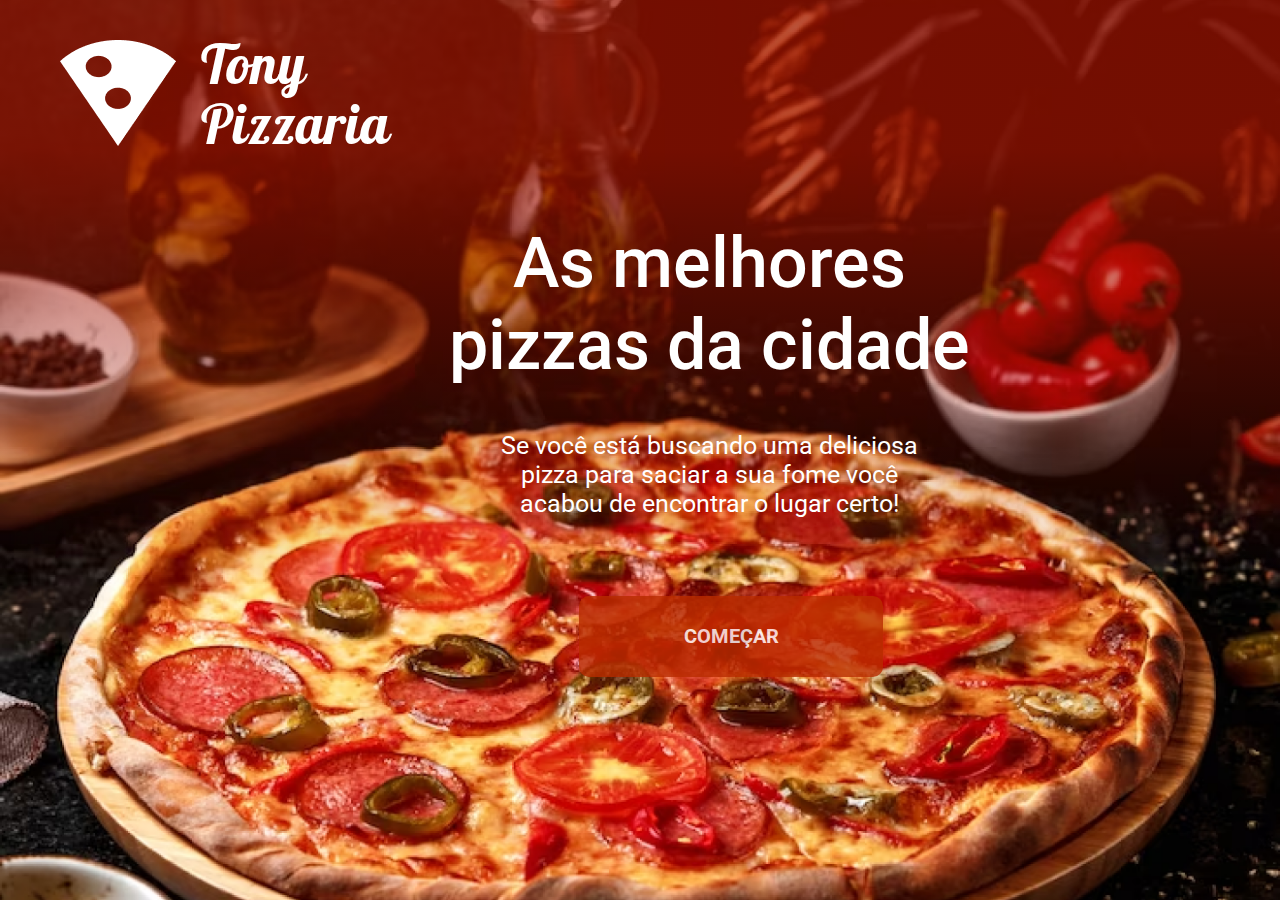
<file: pizzaria.v2/index.html>
<!DOCTYPE html>
<html lang="pt-br">
<head>
    <meta charset="UTF-8">
    <meta name="viewport" content="width=device-width, initial-scale=1.0">
     <!-- Link do CSS -->
    <link rel="stylesheet" href="./css/styles.css">
    <!-- Link das fontes -->
    <link rel="preconnect" href="https://fonts.googleapis.com">
    <link rel="preconnect" href="https://fonts.gstatic.com" crossorigin>
    <link href="https://fonts.googleapis.com/css2?family=Comfortaa:wght@300&family=Pattaya&family=Roboto+Slab:wght@200;300;400&family=Young+Serif&display=swap" rel="stylesheet">
    <link rel="preconnect" href="https://fonts.googleapis.com">
    <link rel="preconnect" href="https://fonts.gstatic.com" crossorigin>
    <link href="https://fonts.googleapis.com/css2?family=Comfortaa:wght@300&family=Pattaya&family=Roboto+Slab:wght@200;300;400&family=Roboto:wght@400;500&family=Young+Serif&display=swap" rel="stylesheet">
    <title>Tony Pizzaria</title>
</head>
<body>
    <!-- Conteúdo Principal -->
    <div class="container">
        
        <!-- Cabeçalho da Página -->
        <header>
            <!-- Logo da Pizzaria -->
            <div class="logo">
                <img src="img/logo.png" alt="">
                <h2>Tony <br> Pizzaria</h2>
            </div>
        </header>

        <!-- Seção Principal -->
        <section>
            <div class="chamada">
                <!-- Título e Descrição -->
                <h2>As melhores <br>pizzas da cidade</h2>
                <p>Se você está buscando uma deliciosa pizza para saciar a sua fome você acabou de encontrar o lugar certo!</p>
                
                <!-- Botão para Ação -->
                <button class="botao">
                    <!-- Link para a Página de Login -->
                    <a href="./login.html">COMEÇAR</a>
                </button>  
            </div>
        </section>
        
    </div>
</body>
</html>
</file>
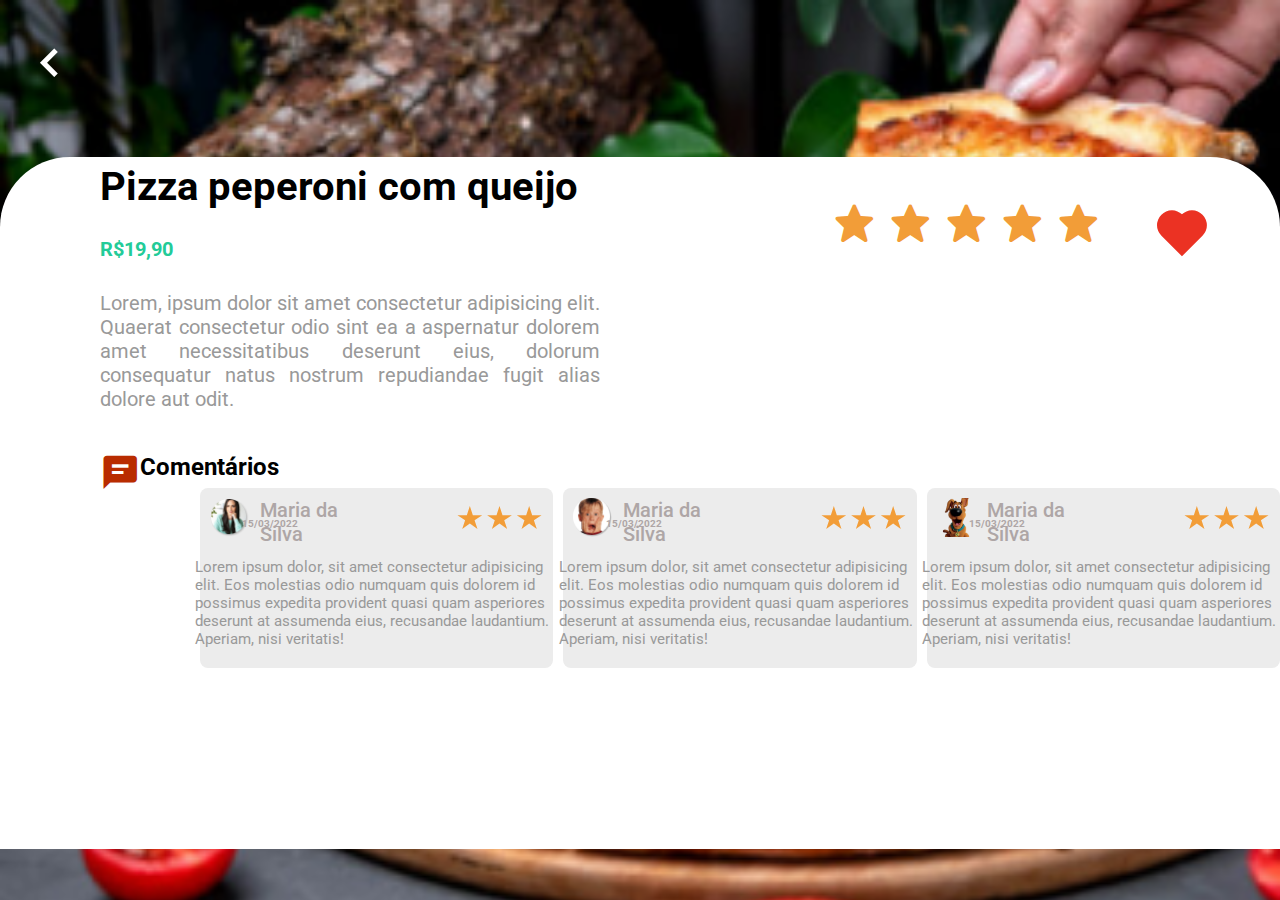
<file: pizzaria.v2/comentario.html>
<!DOCTYPE html>
<html lang="pr-br">

<head>
    <meta charset="UTF-8">
    <meta name="viewport" content="width=device-width, initial-scale=1.0">
     <!-- Link para a Folha de CSS Comentário-->
    <link rel="stylesheet" href="css/sytles_comentario.css">
    <!-- Link das Fontes -->
    <link rel="preconnect" href="https://fonts.googleapis.com">
    <link rel="preconnect" href="https://fonts.gstatic.com" crossorigin>
    <link href="https://fonts.googleapis.com/css2?family=Comfortaa:wght@300&family=Pattaya&family=Roboto+Slab:wght@200;300;400&family=Roboto:wght@400;500&family=Young+Serif&display=swap"rel="stylesheet">
    <link rel="preconnect" href="https://fonts.googleapis.com">
    <link rel="preconnect" href="https://fonts.gstatic.com" crossorigin>
    <link href="https://fonts.googleapis.com/css2?family=Comfortaa:wght@300&family=Pattaya&family=Poppins:wght@400;500;600&family=Roboto+Slab:wght@200;300;400&family=Roboto:wght@400;500&family=Young+Serif&display=swap" rel="stylesheet">
    <!-- Link para o Ícones Boxicons -->
    <link href='https://unpkg.com/boxicons@2.1.4/css/boxicons.min.css' rel='stylesheet'>
    <title>Tonny Pizzaria | Comentario</title>

</head>
<body>
    <!-- Cabeçalho da Página -->
    <header>
        <div class="botao">
            <!-- Link para a Página Inicial -->
            <a href="./home.html"><i class='bx bx-chevron-left'></i></a>
        </div>
    </header>
 
    <!-- Conteúdo Principal -->
    <div class="container">
        <div class="layout">
             <!-- Informações sobre a Pizza -->
            <div class="info">
                <h1>Pizza peperoni com queijo</h1>
                <h2>R$19,90</h2>
                <p>Lorem, ipsum dolor sit amet consectetur adipisicing elit. Quaerat consectetur odio sint ea a aspernatur dolorem amet necessitatibus deserunt eius, dolorum consequatur natus nostrum repudiandae fugit alias dolore aut odit.</p>
            </div>
             
             <!-- Classificação com Estrelas -->
            <div class="star">
                <i class='bx bxs-star' ></i>
                <i class='bx bxs-star' ></i>
                <i class='bx bxs-star' ></i>
                <i class='bx bxs-star' ></i>
                <i class='bx bxs-star' ></i>
            </div>
             
             <!-- Ícone de Coração -->
            <div class="heart">
                <i class='bx bxs-heart' ></i>
            </div>
             
             <!-- Seção de Comentários -->
            <div class="comentario">
                <i class='bx bxs-comment-detail'></i>
                <h2>Comentários</h2>
                 
                 <!-- Card de Comentário 1 -->
                <div class="card">
                    <img src="img/comentario_1.png" alt="">
                    <h1>Maria da Silva</h1>
                    <h2>15/03/2022</h2>
                    <div class="card_img">
                        <img src="img/stars.svg" alt="">
                    </div>
                    <div class="card_p">
                        <p>Lorem ipsum dolor, sit amet consectetur adipisicing elit. Eos molestias odio numquam quis dolorem id possimus expedita provident quasi quam asperiores deserunt at assumenda eius, recusandae laudantium. Aperiam, nisi veritatis!</p>
                    </div>
                </div>
                 
                 <!-- Card de Comentário 2 -->
                <div class="card">
                    <img src="img/comentario_2.png" alt="">
                    <h1>Maria da Silva</h1> 
                    <h2>15/03/2022</h2>
                    <div class="card_img">
                        <img src="img/stars.svg" alt="">
                    </div>
                    <div class="card_p">
                        <p>Lorem ipsum dolor, sit amet consectetur adipisicing elit. Eos molestias odio numquam quis dolorem id possimus expedita provident quasi quam asperiores deserunt at assumenda eius, recusandae laudantium. Aperiam, nisi veritatis!</p>
                    </div>
                </div>
                 
                 <!-- Card de Comentário 3 -->
                <div class="card">
                    <img src="img/comentario_3.png" alt="">
                    <h1>Maria da Silva</h1>
                    <h2>15/03/2022</h2>
                    <div class="card_img">
                        <img src="img/stars.svg" alt="">
                    </div>
                    <div class="card_p">
                        <p>Lorem ipsum dolor, sit amet consectetur adipisicing elit. Eos molestias odio numquam quis dolorem id possimus expedita provident quasi quam asperiores deserunt at assumenda eius, recusandae laudantium. Aperiam, nisi veritatis!</p>
                    </div>
                </div>
            </div>
        </div>
    </div>
</body>
  
</html>
</file>
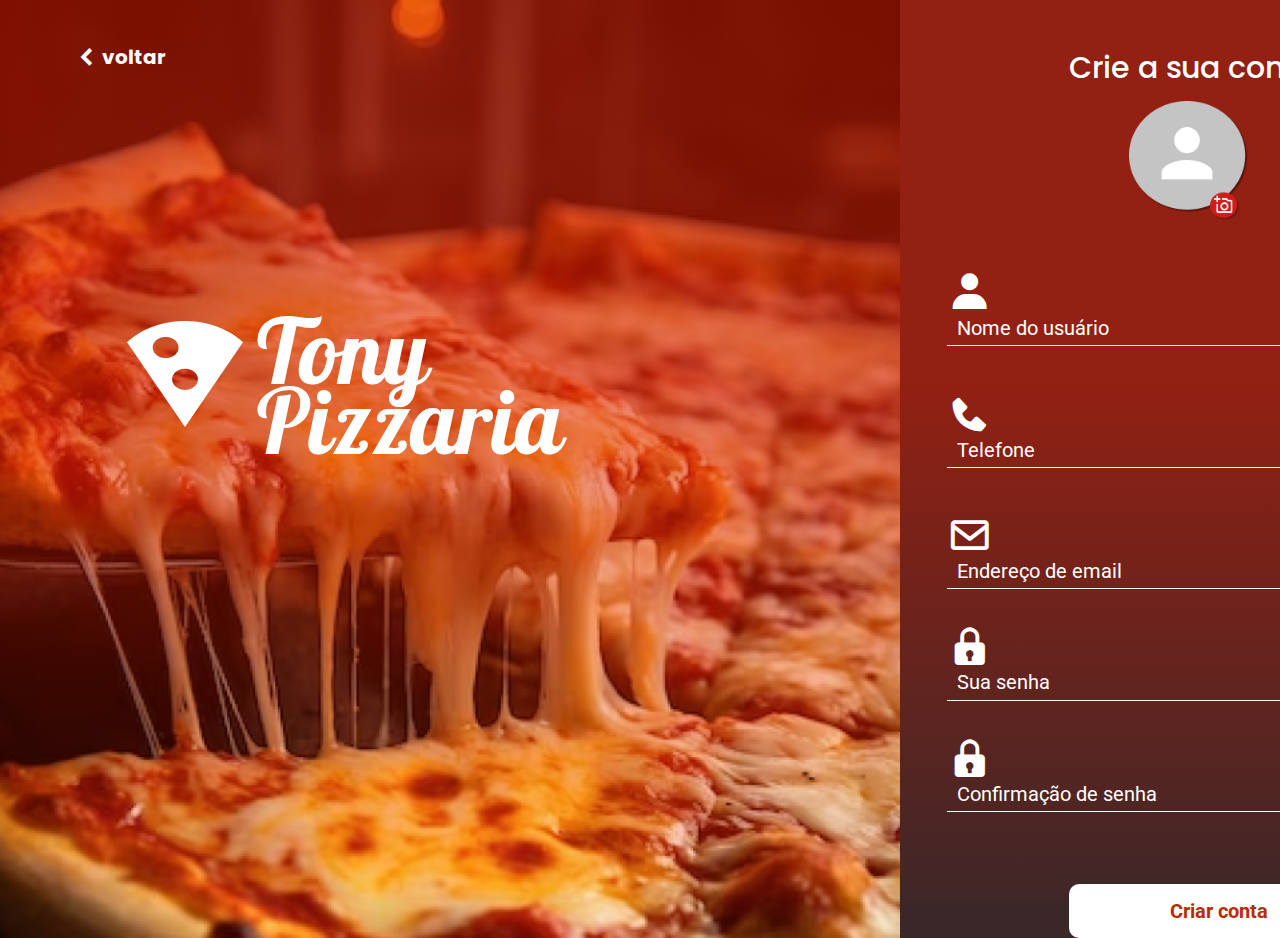
<file: pizzaria.v2/criarConta.html>
<!DOCTYPE html>
<html lang="pr-br">

<head>
    <meta charset="UTF-8">
    <meta name="viewport" content="width=device-width, initial-scale=1.0">
    <link rel="stylesheet" href="css/sytle_conta.css">
    <!-- Link das Fontes -->
    <link rel="preconnect" href="https://fonts.googleapis.com">
    <link rel="preconnect" href="https://fonts.gstatic.com" crossorigin>
    <link href="https://fonts.googleapis.com/css2?family=Comfortaa:wght@300&family=Pattaya&family=Roboto+Slab:wght@200;300;400&family=Roboto:wght@400;500&family=Young+Serif&display=swap"rel="stylesheet">
    <link rel="preconnect" href="https://fonts.googleapis.com">
    <link rel="preconnect" href="https://fonts.gstatic.com" crossorigin>
    <link href="https://fonts.googleapis.com/css2?family=Comfortaa:wght@300&family=Pattaya&family=Poppins:wght@400;500;600&family=Roboto+Slab:wght@200;300;400&family=Roboto:wght@400;500&family=Young+Serif&display=swap"rel="stylesheet">
    <link href='https://unpkg.com/boxicons@2.1.4/css/boxicons.min.css' rel='stylesheet'>
    <title>Tonny Pizzaria | Crie a Conta</title>

</head>

<body>
    <div class="container">
        <div class="conteudo">
            <div class="direito">
                <div class="voltar">
                    <i class='bx bxs-chevron-left'></i>
                    <a href="login.html">voltar</a>
                </div>
                <div class="logo">
                    <img src="img/logo.png" alt="">
                    <h2>Tony Pizzaria</h2>
                </div>
            </div>

            <div class="esquerdo">
                <h2>Crie a sua conta</h2>
                <div class="user">
                    <img src="img/img-group.png" alt="">
                </div>

                <div class="info">
                    <div class="email">
                        <i class='bx bxs-user' ></i>
                        <input type="text" nome="nomeUsuario" placeholder="Nome do usuário" required>
                        <div class="barra"></div>
                    </div>

                    <div class="email">
                        <i class='bx bxs-phone' ></i>
                        <input type="text" nome="telefone" placeholder="Telefone" required>
                        <div class="barra"></div>
                    </div>

                    <div class="email">
                        <i class='bx bx-envelope'></i>
                        <input type="text" nome="email" placeholder="Endereço de email" required>
                        <div class="barra"></div>
                    </div>

                    <div class="senha">
                        <i class='bx bxs-lock'></i>
                        <input type="password" nome="senha" placeholder="Sua senha" required>
                        <div class="barra"></div>
                    </div>
                
                    <div class="senha">
                        <i class='bx bxs-lock'></i>
                        <input type="password" nome="senha" placeholder="Confirmação de senha" required>
                        <div class="barra"></div>
                    </div> 
                </div>
               

                <div class="conta">
                    <button class="entrar">
                        <a href="./perfil.html">Criar conta</a>
                    </button>    
                </div>
            </div>
        </div>
    </div>
</body>

</html>
</file>
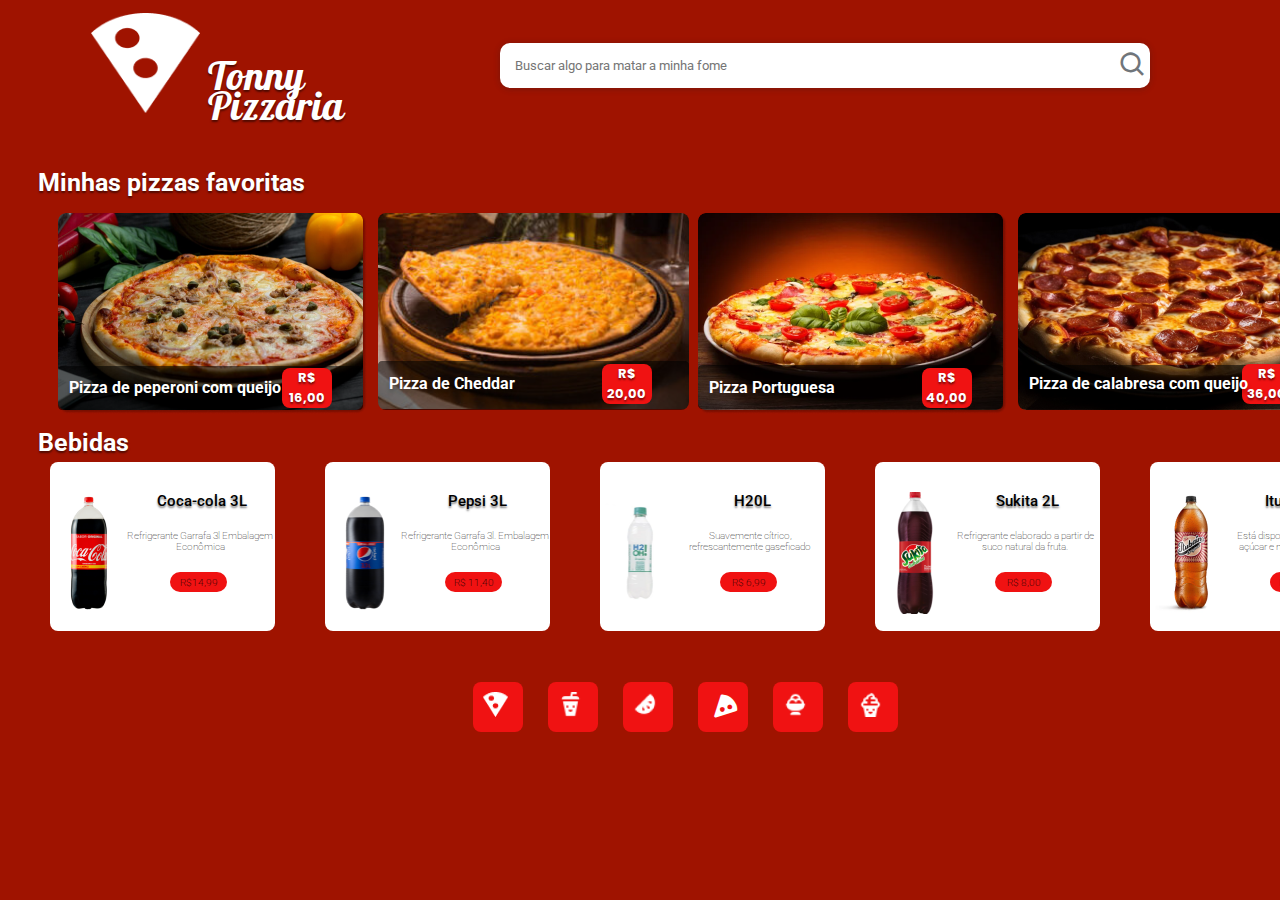
<file: pizzaria.v2/home.html>
<!DOCTYPE html>
<html lang="pr-br">

<head>
    <meta charset="UTF-8">
    <meta name="viewport" content="width=device-width, initial-scale=1.0">
    <link rel="stylesheet" href="css/sytles_home.css">
    <!-- Link das Fontes -->
    <link rel="preconnect" href="https://fonts.googleapis.com">
    <link rel="preconnect" href="https://fonts.gstatic.com" crossorigin>
    <link href="https://fonts.googleapis.com/css2?family=Comfortaa:wght@300&family=Pattaya&family=Robot+Slab:wght@200;300;400&family=Roboto:wght@400;500&family=Young+Serif&display=swap"rel="stylesheet">
    <link rel="preconnect" href="https://fonts.googleapis.com">
    <link rel="preconnect" href="https://fonts.gstatic.com" crossorigin>
    <link href="https://fonts.googleapis.com/css2?family=Comfortaa:wght@300&family=Pattaya&family=Poppins:wght@400;500;600&family=Roboto+Slab:wght@200;300;400&family=Roboto:wght@400;500&family=Young+Serif&display=swap"rel="stylesheet">
    <link href='https://unpkg.com/boxicons@2.1.4/css/boxicons.min.css' rel='stylesheet'>
    <title>Tonny Pizzaria | HOME</title>
</head>

<body>
    <header>
        <div class="logo">
            <img src="img/logo.png" alt="">
            <h2>Tonny Pizzaria </h2>
        </div>

        <div>
            <form action="#">
                <div class="input-container">
                    <input type="text" placeholder="Buscar algo para matar a minha fome">
                    <button type="button">
                        <i class='bx bx-search'></i>
                    </button>
                </div>
            </form>
        </div>

        <div class="info">
            <div>
                <h2>Home</h2>
                <p>Bom dia, Celso</p>
            </div>
        </div>

        <div class="foto">
            <a href="./perfil.html"><img src="img/foto_perfil.png" alt=""></a>
        </div>

    </header>

    <div class="favoritas">
        <h2>Minhas pizzas favoritas</h2>
        <div class="card">
            <div class="pizza">
                <a href="./comentario.html"><img src="img/pizza 5.png" alt=""></a>
                <h2>R$ 16,00</h2>
                <h3>Pizza de peperoni com queijo</h3>
            </div>

            <div class="pizza">
                <img src="img/pizza 2.png" alt="">
                <h2>R$ 20,00</h2>
                <h3>Pizza de Cheddar</h3>
            </div>

            <div class="pizza">
                <img src="img/pizza 3.png" alt="">
                <h2>R$ 40,00</h2>
                <h3>Pizza Portuguesa </h3>
            </div>

            <div class="pizza">
                <img src="img/pizza_4.png" alt="">
                <h2>R$ 36,00</h2>
                <h3>Pizza de calabresa com queijo</h3>
            </div>
        </div>
    </div>

    <h2>Bebidas</h2>
    <div class="bebidas"> 
        <div class="refrigerante">
            <img src="img/refri_1.png" alt="">
            <div>
                <h2>Coca-cola 3L</h2>
                <h3>Refrigerante Garrafa 3l Embalagem Econômica</h3>
                <p>R$14,99</p>
            </div>
        </div>

        <div class="refrigerante">
            <img src="img/refri_2.png" alt="">
            <div>
                <h2>Pepsi 3L</h2>
                <h3>Refrigerante Garrafa 3l. Embalagem Econômica</h3>
                <p>R$ 11,40</p>
            </div>
        </div>

        <div class="refrigerante">
            <img src="img/refri_3.png" alt="">
            <div>
                <h2>H20L</h2>
                <h3>Suavemente cítrico, refrescantemente gaseficado</h3>
                <p>R$ 6,99</p>
            </div>
            
        </div>

        <div class="refrigerante">
            <img src="img/refri_4.png" alt="">
                <div>
                    <h2>Sukita  2L</h2>
                    <h3>Refrigerante elaborado a partir de suco natural da fruta.</h3>
                    <p>R$ 8,00</p>
                </div>
        </div>

        <div class="refrigerante">
            <img src="img/refri_5.png" alt="">
            <div>
                <h2>Itubaina 2L</h2>
                <h3>Está disponível na versão zero açúcar e na embalagem de 2L</h3>
                <p>R$ 10,99</p>
            </div>
        </div>      
    </div>

    <div class="categorias">
        <div class="opcoes">
            <img src="img/icon-pizza.png" alt="">
        </div>

        <div class="opcoes">
            <img src="img/icon-Kawaii_Soda.png" alt="">    
        </div>

        <div class="opcoes">
            <img src="img/icon-Watermelon.png" alt="">
        </div>

        <div class="opcoes">
            <i class='bx bxs-pizza'></i>
        </div>

        <div class="opcoes">
        <img src="img/icon-Ice _Sundae.png" alt="">
        </div>

        <div class="opcoes">
            <img src="img/icon-Kawaii_Ice_Cream.png" alt="">
        </div>
    </div>
    
</body>

</html>
</file>
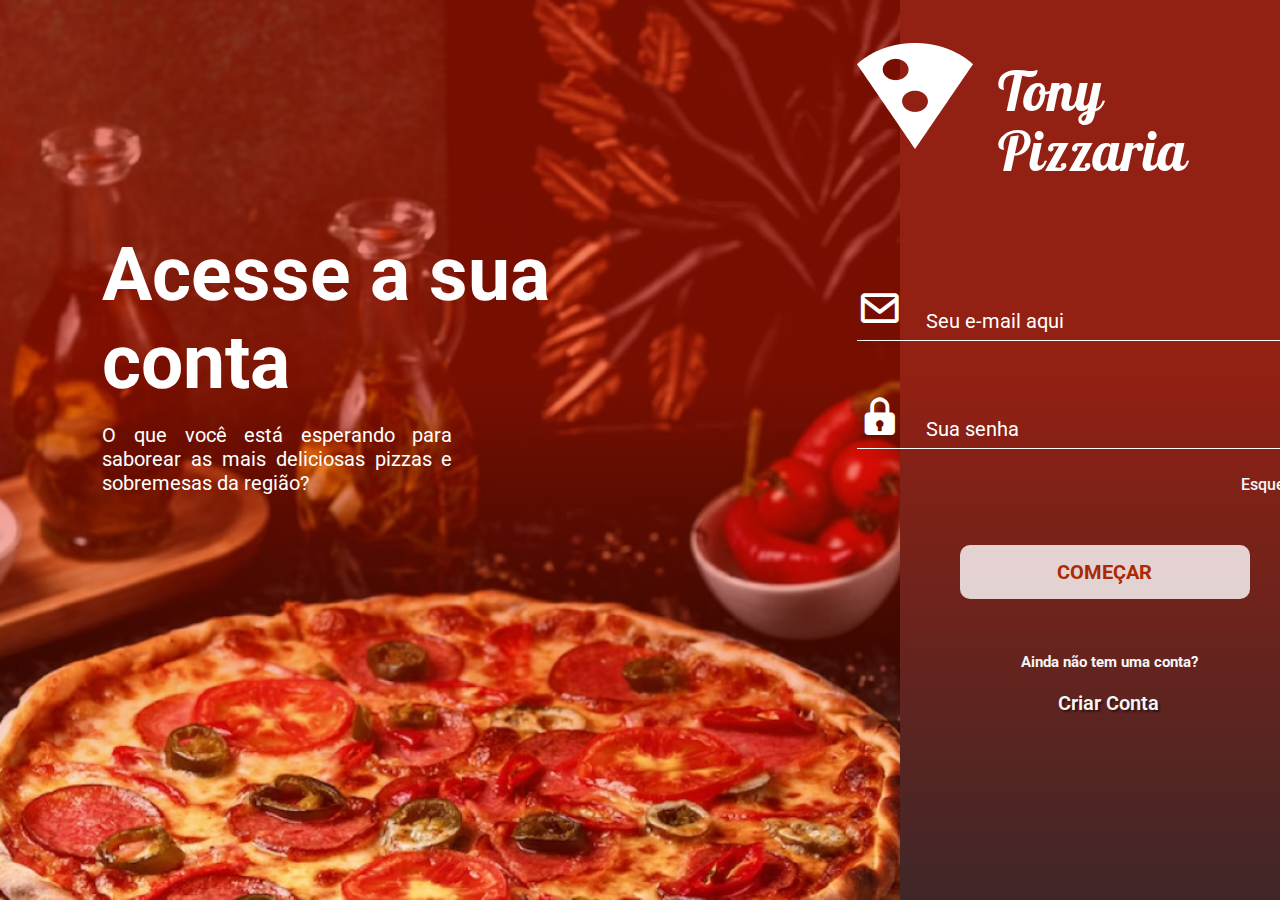
<file: pizzaria.v2/login.html>
<!DOCTYPE html>
<html lang="pr-br">
<head>
    <meta charset="UTF-8">
    <meta name="viewport" content="width=device-width, initial-scale=1.0">
    <link rel="stylesheet" href="css/styles_login.css">
    <!-- Link das Fontes -->
    <link rel="preconnect" href="https://fonts.googleapis.com">
    <link rel="preconnect" href="https://fonts.gstatic.com" crossorigin>
    <link href="https://fonts.googleapis.com/css2?family=Comfortaa:wght@300&family=Pattaya&family=Roboto+Slab:wght@200;300;400&family=Roboto:wght@400;500&family=Young+Serif&display=swap" rel="stylesheet">
    <link href='https://unpkg.com/boxicons@2.1.4/css/boxicons.min.css' rel='stylesheet'>
    <title>Tonny Pizzaria | Login</title>
    
</head>
<body>
    <div class="container">
        <div class="conteudo">
            <div class="direito">
                <h2>Acesse a sua conta</h2>
                <p>O que você está esperando para saborear as mais deliciosas pizzas e sobremesas da região?</p>
            </div> 
            <div class="esquerdo">
                <div class="logo">
                    <img src="img/logo.png" alt="">
                    <h2>Tony Pizzaria</h2>
                </div>  
                    
                    <div class="email">
                        <i class='bx bx-envelope' ></i>
                        <input type="text" nome= "email" placeholder="Seu e-mail aqui" required>
                        <div class="barra"></div>
                    </div>

                    <div class="senha">
                        <i class='bx bxs-lock'></i>
                        <input type="password" nome= "senha" placeholder="Sua senha" required>
                        <div class="barra"></div>
                    </div>

                    <div class="novaSenha">
                        <a href="">Esqueci a Senha</a>
                    </div>

                    <div class="conta">
                        <button class="entrar" >
                            <a href="home.html">COMEÇAR</a>
                        </button>

                        <h2>Ainda não tem uma conta?</h2>

                        <button class="criarConta">
                            <a href="./criarConta.html">Criar Conta</a>
                        </button>
                        
                    </div>
            </div> 
        </div>
    </div>
</body>
</html>
</file>
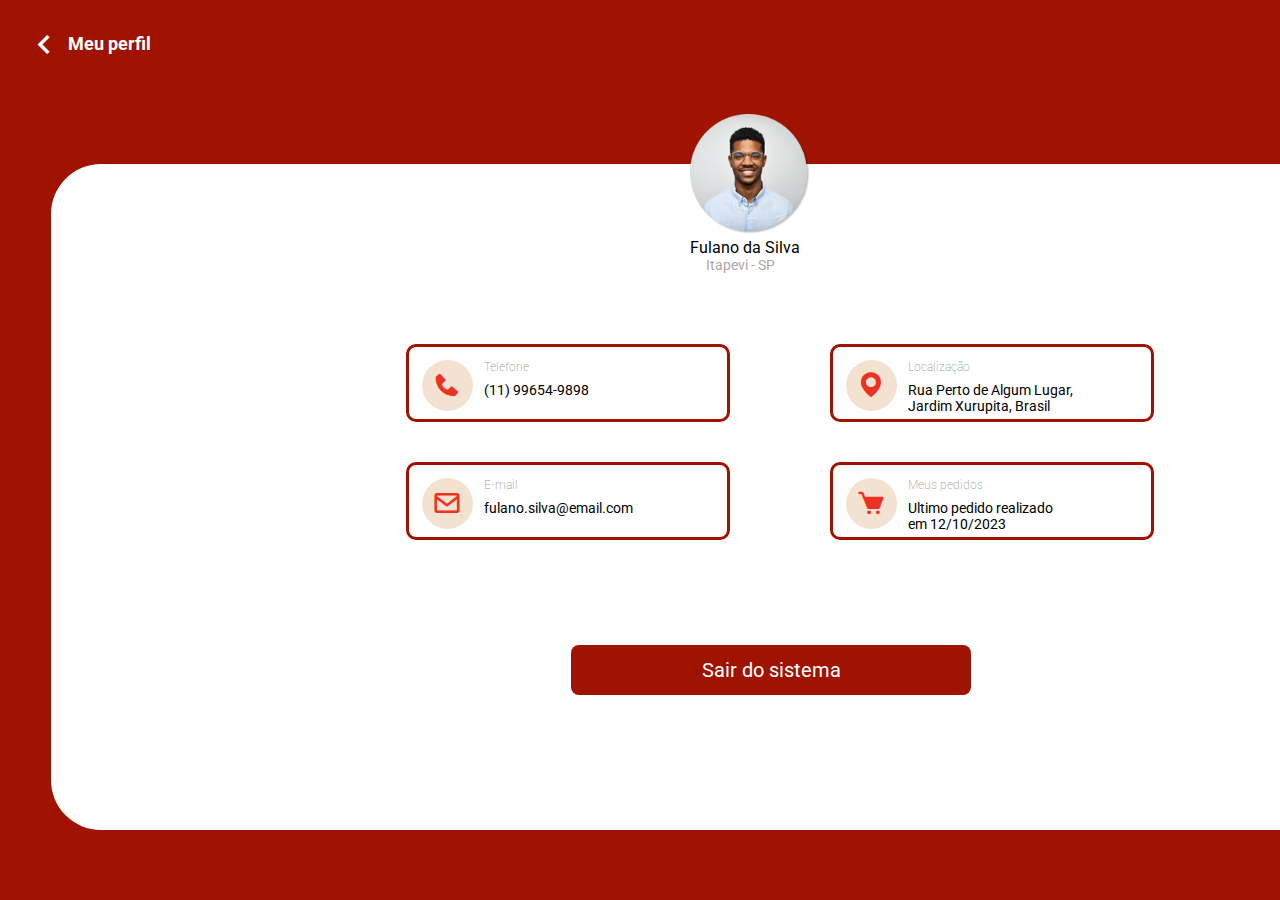
<file: pizzaria.v2/perfil.html>
<!DOCTYPE html>
<html lang="pt-br">
<head>
    <meta charset="UTF-8">
    <meta name="viewport" content="width=device-width, initial-scale=1.0">
    <link rel="preconnect" href="https://fonts.googleapis.com">
    <link rel="preconnect" href="https://fonts.gstatic.com" crossorigin>
    <link href="https://fonts.googleapis.com/css2?family=Comfortaa:wght@300&family=Pattaya&family=Roboto+Slab:wght@200;300;400&family=Young+Serif&display=swap" rel="stylesheet">
    <link rel="preconnect" href="https://fonts.googleapis.com">
    <link rel="preconnect" href="https://fonts.gstatic.com" crossorigin>
    <link href="https://fonts.googleapis.com/css2?family=Comfortaa:wght@300&family=Pattaya&family=Roboto+Slab:wght@200;300;400&family=Roboto:wght@400;500&family=Young+Serif&display=swap" rel="stylesheet">
    <link href='https://unpkg.com/boxicons@2.1.4/css/boxicons.min.css' rel='stylesheet'>
    <link rel="stylesheet" href="css/sytles_perfil.css">
    <title>Tony Pizzaria| Perfil </title>
</head>
<body>
    <header>
        <div class="botao">
            <i class='bx bx-chevron-left'></i>
            <a href="home.html">Meu perfil</a>
        </div>
    </header>

    <div class="infos">
        <div class="foto">
            <img src="img/foto_perfil.png" alt="">
            <p>Fulano da Silva</p>
            <h3>Itapevi - SP</h3>
        </div>

        <div class="layout">
            <!-- Card Telefone -->
            <div class="card">
                <div class="icon">
                    <i class='bx bxs-phone'></i>
                    <div class="dados">
                        <h4>Telefone <h4>
                        <p>(11) 99654-9898</p> 
                    </div>
                </div>
            </div> 

            <!-- Card Localizacao -->
            <div class="card">
                <div class="icon">
                    <i class='bx bxs-map' ></i>
                    <div class="dados">
                        <h4>Localização <h4>
                        <p>Rua Perto de Algum Lugar, <br>Jardim Xurupita, Brasil</p> 
                    </div>
                </div> 
            </div>

             <!-- Card Email -->
            <div class="card">
                <div class="icon">
                    <i class='bx bx-envelope' ></i>
                    <div class="dados">
                        <h4>E-mail <h4>
                        <p>fulano.silva@email.com</p> 
                    </div>
                </div>
            </div>

            <!-- Meus pedidos -->
            <div class="card">
                <div class="icon">
                    <i class='bx bxs-cart' ></i>
                    <div class="dados">
                        <h4>Meus pedidos <h4>
                        <p>Ultimo  pedido realizado <br> em 12/10/2023</p> 
                    </div>
                </div>
            </div>

            <div class="sair">
                <form action="./index.html">
                <input type="submit" value="Sair do sistema">  
                </form>
            </div>           
        </div>        
    </div>
</body>
</html>
</file>
<file: pizzaria.v2/css/styles.css>
*{
    margin: 0;
    padding: 0;
    box-sizing: border-box;
    font-family: Roboto;
}

:root{
    --background_tela1:url(../img/bk-inicial.png);
    --color_text:#fff; 
    --back_botton:#B92C00;
}
.container{
    position: relative;
    z-index: 1;
    background: linear-gradient(180deg, rgba(159, 19, 0, 0.72) 20.94%, rgba(207, 124, 48, 0.00) 81.62%);
}

body{
    background-image: var(--background_tela1);
    background-repeat: no-repeat;
    background-size: cover;  
    min-height: 100vh;
    min-width: 100v; 
    position: relative;
}

.logo{
    display: flex;
    margin-left: 60px;
}

.logo img{
    width: 116px;
    height: 106px;
    margin-top: 40px;
}

.logo h2{
    margin-top: 3%;
    margin-left: 25px; 
    color: var(--color_text);
    font-family: Pattaya;
    font-size: 55px;
    font-style: normal;
    font-weight: 400;
    line-height: 60px; /* 40% */
}

.chamada{
    margin-left: 30%;
    width: 651px;
}

.chamada h2{
    margin-top: 10%;
    color: var(--color_text);
    text-align: center;
    font-size: 70px;
    font-style: normal;
    font-weight: 500;
    line-height: normal;
}

.chamada p{
    position: relative;
    margin: 0 auto;
    margin-top: 7%;
    width: 430px;
    height: 132px;
    color: var(--color_text);
    text-align: center;
    font-size: 25px;
}

.botao{
    background-color: var(--back_botton);
    opacity: 0.8;
    width: 304px;
    height: 81px;
    border-radius: 10px;
    border: 0;
}

.botao a{
    color: var(--color_text);
    text-decoration: none;
    font-size: 20px;
    font-weight: 700;
}

button{
    margin-bottom: 0 auto;
    margin: 5% 30% ;
}

@media screen and (max-width: 1024px) {

    body{
        width: 100vw;
        height: 100vh;
    }

    .container{
        width: 100vw;
        overflow: hidden;  
    }

    .logo{
        align-items: center;
    }

    .logo img{
        width: 70px;
        height: 70px;
    }

    .logo h2{
        font-size: 50px;
        line-height: 30px;
        margin: 8% 0 0 10px;
    }

    .chamada{
        margin: 0 auto;
        width: 450px;
    }

    .chamada h2{
        font-size: 55px;
        text-align: center;
    }

    .chamada p{
        font-size: 20px;
        width: 350px;
        margin: 7% 0 0 10%;
    }

    .botao {
        /* background-color: aqua; */
        margin:10% 0 0% 15%;
    }
    
}

@media screen and (max-width:768px){
    body{
        width: 100vw;
        height: 100vh;
    }

    .container{
        width: 100vw;
        overflow: hidden;  
    }

    .logo img{
        width: 55px;
        height: 55px;
    }

    .logo h2{
        font-size: 40px;
        line-height: 25px;
        margin: 8% 0 0 10px;
    }

    .chamada{
        margin: 0 auto;
        width: 450px;
    }

    .chamada h2{
        font-size: 50px;
        text-align: center;
    }

    .chamada p{
        font-size: 20px;
        width: 350px;
        margin: 7% 0 0 10%;
    } 

    .botao{
        margin:30% 0 0% 15%;
    }  
} 

@media screen and (max-width:450px){
    body{
        width: 100vw;
        height: 100vh;
    }

    .container{
        width: 100vw;
        overflow: hidden;  
    }

    .logo{
        width: 200px;
       margin: 0 auto;
        align-items: center;
    }

    .logo img{
        width: 70px;
        height: 70px;
    }

    .logo h2{
        margin-top: 30%;
        font-size: 30px;
    }

    .chamada{
        margin: 10% 0 0 10%;
        width: 300px;
    }

    .chamada h2{
        font-size: 40px;
        text-align: center;
        margin-top: 
        40%;
    }

    .chamada p {
        font-size: 
        18px;
        width: 295px;
        margin: 7% 0 0 0%;
    }

    .botao{
        width: 280px;
        margin: 40% 0 0 5%;
    }
}
</file>
<file: pizzaria.v2/css/sytles_comentario.css>
*{
    margin: 0;
    padding: 0;
    box-sizing: border-box;
    font-family: Roboto;
}

:root{
    --background_tela1:url(../img/pizza4\ 1.png);
    --color_text:#fff; 
    --back_botton:#B92C00;
}

body{
    background-image: var(--background_tela1);
    background-repeat: no-repeat;
    background-size: cover;  
    min-height: 100vh;
    min-width: 100vh;
    position: relative;
}

.botao{
    display: flex;
    width: 250px ;
}

.botao a{
    color: var(--color_text);
    text-decoration: none;
    font-size: 18px;
    font-style: normal;
    font-weight: 700;
    line-height: normal;
    margin: 13% 0 0 1%;
}

.botao i{
    font-size: 60px;
    color: var(--color_text);
    margin: 1% 0 0 30%; 
}

.container{
    background-color: #fff;
    margin: 5% 0% 0% 0%;
    width: 100vw;
    height: 76.9vh;
    border-radius: 70px 70px 0 0;
}

.info{
    width: 600px;
   text-align: justify;    
}

.info h1{
    margin:0 0 0 100px;
    font-size: 40px;
    line-height: 60px;
}

.info h2{
    margin: 20px 0 0 100px;
    font-size: 20px;
    color: #23CB98;
}

.info p{
    margin: 30px 0 0 100px;
    font-size: 20px;
    color: #999;
}

.star{
    margin: -210px 0 0% 65%;
    color: #F29D38;
    font-size: 45px;
}

.heart{
    margin:-4% 0 0% 90%;
    color: #EB3223;
    font-size: 60px;
}   

.comentario{
    display: flex;
    margin:14% 0 0 100px;
}

.comentario h2{
    width: 50px;
    height: 50px;
}

.comentario i{
    font-size: 40px;
    color:#B92C00;
}

.card{
    display: flex;
    width: 400px;
    height: 180px;
    background-color: #ececec;
    border-radius: 8px;
    margin: 3% 0  0 -90%;
    margin-left: 10px; 
}

.card img{
    width: 50px;
    height: 50px;
    padding: 10px 1px 1px 10px;
}

.card h1{
    font-size: 20px;
    margin: 10px;
    font-weight: 500;
    color:#AEA6A6;
}

.card h2{
    font-size: 10px;
    margin-top: 30px;
    margin-left: -130px;
    color:#AEA6A6;

}

.card_img{
    margin-left: 15%;
}

.card_img img{
    width: 100px;
    margin-left: 100px;
}

.card_p {
    display: inline;
    font-size: 15px;
    width: 10px;
}

.card_p p {
    margin-top: 70px;
    margin-left: -350px;
    color: #999999;
}


@media screen and (max-width:1024px) {
    body{
        overflow: hidden;
    }

    .info h1{
        font-size: 35px;
    }

    .info h2{
        font-size: 20px;
        margin-top: 0px;
    }

    .info p{
        font-size: 15px;
    }

    .star{
        font-size: 30px;
        margin: -220px 0 0 70%;
    }
    
    .heart{
        font-size: 45px;
    }

    .comentario{
        margin-top: 25%;
    }

    .card{
        display: grid;
      
        margin-left: 0;
    }
}
</file>
<file: pizzaria.v2/css/sytle_conta.css>
*{
    margin: 0;
    padding: 0;
    box-sizing: border-box;
    font-family: Roboto;
}

:root{
    --background_tela1: url(../img/img-pizza-Conta.png);
    --color_text:#fff; 
    --back_color: rgba(26, 1, 2, 0.85);
    --back_color_botao: #B92C00;
    --color_1:#C4C4C4;    
}

body{
    background-color: var(--back_color); 
    background-image: var(--background_tela1);
    background-size: 100vh; 
    background-repeat: no-repeat; 
}

.container{
    position: relative;
    z-index: 2;
    background: linear-gradient(180deg, rgba(220, 26, 0, 0.537) 42.39%, rgba(207, 124, 48, 0.00) 102.34%);
    height: 100vh;
}

.conteudo{
    display: flex;
    height: 100vh;
    width: 100vh;
}

.direito{
    position: relative;
    margin-left: 8%;
}

.voltar{
    display: flex;
    margin-top: 15%;
}

.voltar i {
    font-size: 30px;
    color: var(--color_text);
}

.voltar a{
    color: #FFF;
    font-family: Poppins;
    font-size: 20px;
    font-style: normal;
    font-weight: 700;
    line-height: normal;
    text-decoration: none;
}

.logo{
    display: flex;
    margin: 0 auto;
    margin-top: 90%; 
}

.logo img{

    width: 117px;
    height: 106px;
    margin-left: 20%; 
}

.logo h2{
    width: 160px;
    height: 167px;
    margin-left: 5%;  
    color: var(--color_text);
    font-family: Pattaya;
    font-size: 90px;
    font-style: normal;
    font-weight: 400;
    line-height: 70px; 
}

.esquerdo{
    position: relative;
    margin: 1% 20%; 
}

.esquerdo h2{
   width: 400px;
    color: #FFF;
    margin: 5% 0% 0% 75% ;
    font-family: Poppins;
    font-size: 30px;
    font-weight: 500;
}

.user{
    margin-left: 600px;
} 

.user img{
    width: 120px;
    height: 120px;
    align-items: center;
    margin-top: 10px;
}

.barra{
    width: 512px;
    height: 1px;
    margin-top: 1%;
    background-color: var(--color_text);
}

.esquerdo i{
    color: var(--color_text);
    font-size: 45px;
    margin-top: 15%;
}

.esquerdo ::placeholder{
    color: var(--color_text)
}

.info{
    margin-left: 58%;
}

.email input[type=text]{
    margin-left: 10px;
    margin-bottom: 2px;
    border: none;
    background: none;
    font-size: 20px;
    outline: none; 
}

.senha{  
    margin-top: -10px;
} 

.senha input[type=password]{
    margin-left: 10px;
    margin-bottom: 2px;
    border: none;
    background: none;
    font-size: 20px;
    outline: none; 
}

.entrar{
    background-color: var(--color_text);
    width: 300px;
    height: 54px;
    border-radius: 10px;
    border: 0;
}

.entrar a{
    color: var(--back_color_botao);
    text-decoration: none;
    font-size: 20px;
    font-weight: 700;
}

button{
    margin-bottom: 0 auto;
    margin: 10% 0% 0% 75% ;
}

/*Raponsividade desktop e telas menores*/
@media screen and (max-width: 1024px) {

    body{
       background-size: 50vw;
    }

    .container{
        width: 100vw;
        overflow: hidden;  
    }

    .direito{
        margin: 0% 0 0 5%;
        height: 300px;
    }


    .logo{
        margin: 100% 0 0 10%;
    }

    .logo img{
        width: 80px;
        height: 80px;
    }
   
    .logo h2{
        font-size: 70px;
        line-height: 35px;
        margin: 15% 0 0 5px;
    }

    .barra{
        width: 380px;
    }

    .esquerdo{
        margin: 0 0 0 -10%;
        height: 400px;
    }

    .esquerdo i{
        font-size: 35px;
    }

    .esquerdo h2{
        margin: 5% 0 0 60%;
    }

    .esquerdo img{
        margin: 0 0 0 -85%;
    }

    .email{
        margin: 0% 0 0 -40px;
    }

    .senha{
        margin:-20px 0 0 -40px;
    }

    .novaSenha{
        margin: 15px 0 0 55%;
    }

    .novaSenha a{
        font-size: 13px;
    }

    .conta{
        width: 400px;
        margin: 20px 0 0 50% ;
    }

    .entrar{
        margin: 15% 0 0 20% ;
        width: 250px;
    }

    button{
        margin: 0;
    }

    .conta h2{
        margin: 5%  0 0 28%;
        font-size: 15px;
        font-weight: 0px;
    }

    .criarConta a{
        margin: 0 0 0 35%;
        font-size: 18px;
    }

}

/*Responsividade telas menores de 768px*/
@media screen and (max-width: 768px) {
    body{
        background-size: 50vw;
    }
 
    .container{
        width: 100vw;
        overflow: hidden;  
    }
 
    .direito{
        margin: 0% 0 0 5%;
        height: 300px;
    }
 
    .logo{
        margin: 80% 0 0 0%;
    }
 
    .logo img{
        width: 80px;
        height: 80px;
    }
    
    .logo h2{
        font-size: 50px;
        line-height: 35px;
        margin: 10% 0 0 5px; 
    }

    .barra{
        width: 300px;
        margin:0 0 0 -50px;
    }
    
    .esquerdo{
        margin: 0 0 0 -20%;
    }

    .esquerdo h2{
        font-size: 25px;
        margin: 25px 0 0 55%;
    }

    .user img{
        margin: 10px 0% 0 -200px;
        width: 80px;
        height: 80px;
    }
    
    .esquerdo i{
        font-size: 20px;
        margin-left:-50px;
    }
    
    .email input[type=text]{
        margin-left: 10px;
        font-size: 15px;
    }

    .senha input[type=password]{
        margin-left: 10px;
        font-size: 15px;
    }
    .email{
        margin-left: -10px;
        margin-top: -10px;
    }

    .senha{
        margin-top: 2px;
        margin-left: -10px;
    }

    .novaSenha{
        margin: 20px 0 0 37%;
    }

    .conta{
        margin: -15px 0 0 38%;
        width: 350px;
    }

    .entrar{
        width: 200px;
        margin-left: 30%;
    }

    .conta h2{
        font-size: 10px;
        margin: 5px 0 0 43%;
    }

    .criarConta{
        width: 150px;
        margin: 0 0 0 30%;
    }

    .criarConta a{
        margin-top:10px;
        font-size: 15px;
    }
}

@media screen and (max-width: 450px){
    body{
        background-image: url(../img/pizza_criarConta.png);
        background-size: cover;   
    }

    .container{
        height: 100vh;
        width: 100vw;
        overflow: hidden;  
    }

    .conteudo{
        height: 100vh;
        width: 100vw;
    }

    .voltar{
        margin-top: -120px;
    }
    
    .direito{
        margin: 40% 0 0 10%;
    }

    .logo{
        display: none;
    }
    
    .barra{
        width: 300px;
    }
    
    .esquerdo{
        margin-top: 50px;
        right: 10px;
    }
    
    .esquerdo h2{
        margin-left: 10%;
        margin-top: 50px;
    }

    .user img{
        margin-left: -470px;
    }

    .esquerdo i {
        font-size: 40px;   
    }

    .email input[type=text]{
        width: 100%;
    }

    .email{
        margin: -30% 0 0 -280px;
    }

    .senha{
        margin: -30% 0 0 -280px;
    }

    .senha input[type=password]{
        width: 100%;   
    }

    .novaSenha{
        margin: 5px 0 0 -125px;
    }

    .conta{
      margin-left:-20px;  
    }

}
</file>
<file: pizzaria.v2/css/sytles_home.css>
*{
    margin: 0;
    padding: 0;
    box-sizing: border-box;
    font-family: Roboto;
}

:root{
    --background_tela1: url(../img/img-pizza.png);
    --color_text:#fff; 
    --back_color: rgba(26, 1, 2, 0.85);
    --back_color_botao: #B92C00;
    --background_color:#9F1300;
    --color_text_2:#AEA6A6;
    --color_border:#9F1300;
    --back_icon:#F4E2D1;
    --color_icon:#EB3223;
    --color_info_h4:#999999;
    --color_text_3:#000;
    --back_color_2:#9F1300;
}

body{
   background-color:var(--back_color_2) ;
    min-height: 100vh;
    min-width: 100vh;
    position: relative;
}

header{
    display: flex  ;
}

.logo{
    display: flex;
    margin: 0%  0px  0 3%;
    margin-top: 1%; 
}

.logo img{
    width: 110px;
    height: 100px;
    margin-left: 20%; 
}

.logo h2{
    width: 152px;
    height: 95px;
    color: #FFF;
    margin-top: 50px;
    font-family: Pattaya;
    font-size: 40px;
    font-style: normal;
    font-weight: 400;
    line-height: 30px; 
}

form{
    display: flex;
    justify-content: center;
    align-items: center; 
    margin-top: 5%;
}

i{
    margin: 0 2px;
    color: #70757a;
    font-size: 30px;
}

.input-container{
    width: 650px;
    display: flex;
    align-items: center;
    border-radius: 10px;
    overflow: hidden;
    margin-right: 10px;
    background-color: #fff;
    box-shadow: 0px 1px 6px rgba(32,33,36,0.28);
    border: none;
    margin-left: 200px;
}

input[type="text"]{
    width: 100%;
    padding: 15px;
    border:none;
    background-color: transparent;
    transition: all 0.3s ease;  
}

button[type="button"]{
    background-color: transparent;
    border: none;
    cursor: pointer;
}

.info{
    display: flex;
    color: var(--color_text);
    margin-left: 10%;
    margin-top: 4%;
}

.info h2 {
    font-size: 30px;
    font-style: normal;
    font-weight: 700;
    line-height: normal;
}

.info p{
    font-size: 10px;
    font-style: normal;
    font-weight: 400;
    line-height: normal;
}

.foto img{
    width: 80px;
    height: 80px;
    margin-left: 20%;
    margin-top: 55px;
}

.favoritas{
    color: #FFF;
    width: 100vw;
    height: 250px;
}

.favoritas h2{
   margin: 10px 0 0% 3%;
    text-shadow: 0px 2px 2px rgba(0, 0, 0, 0.50);
    font-size: 25px;
    font-style: normal;
    font-weight: 700;
    line-height: normal;
}


.card{
    display: flex;
}

.pizza {
    width: 350px;
    transition: .6s;
}

.pizza img {
    margin: 5% 0% 0 18%;
    border-radius: 8px ;
} 

.pizza h2 {
    position: relative;
    bottom: 60px;
    left: 85%;
    /* top:10px; */
    color: white;
    font-size: 13px;
    font-family: 'Poppins', sans-serif;
    border-radius: 8px 8px 8px 8px;
    background-color: #F01212;
    width: 50px;
    text-align: center;
}

.pizza h3 {
    position: relative;
    bottom: 100px;
    left: 20%;
    width: 305px;
    height: 55px;
    border-radius: 5px 5px 5px 5px;
    color: #FFF;
    text-shadow: 0px 4px 4px rgba(0, 0, 0, 0.25);
    font-family: Roboto;
    font-size: 16px;
    font-style: normal;
    font-weight: 700;
    padding: 10px 0 0 5px;
}

.bebidas{
    color: var(--color_text);
    display: flex;
    width: 100vw;
    height: 220px;
}

h2{
    margin: 10px  0 0 3%;
    color: #FFF;
    text-shadow: 0px 2px 2px rgba(0, 0, 0, 0.50);
    font-size: 25px;
    font-style: normal;
    font-weight: 700;
    line-height: normal;
}

.bebidas h2{
    margin: 10px  0 0 3%;
    text-shadow: 0px 2px 2px rgba(0, 0, 0, 0.50);
    font-size: 25px;
    font-style: normal;
    font-weight: 700;
    line-height: normal;
}

.refrigerante{
    display: flex;
    width: 229px;
    height: 169px;
    background-color: var(--color_text);
    margin: 5px 0 15% 188%;
    border-radius: 8px;
    margin-left: 50px;
}

.refrigerante img{
    width: 70px;
    height: 122px;
    margin: 30px 0 0 5px;
}

.refrigerante h2{
    display: block;
    color: #000;
    font-family: Roboto;
    font-size: 15px;
    font-style: normal;
    font-weight: 500;
    line-height: normal;
    margin-top: 30px;
    text-align: center;
}

.refrigerante h3{
    color: #000;
    font-size: 10px;
    margin-top: 20px;
    width: 150px;
    text-align: center;
    font-weight: 100;
}

.refrigerante p{
    color: #000;
    font-size: 10px;
    margin: 20px 0 0 45px;
    width: 150px;
    text-align: center;
    font-weight: 200;
    width: 57px;
    height: 20px;
    background-color: #F01212;;
    border-radius: 50px;
    padding: 5px;
}

.categorias{
    display: flex;
    margin-left: 35%;
}
.opcoes{
  width: 50px;
  height: 50px;
  background-color: #F01212;
  margin:5px 0 0 25px;
  border-radius: 8px;
  transition: transform 0.3s ease;
} 

.opcoes:hover{
    transform: scale(1.2);
}

.opcoes img{
    color: #fff;
    width: 35px;
    height: 35px;
    padding: 10px 0px 0px 10px;
}

.opcoes i{
    color: #fff;
    width: 35px;
    height: 35px;
    padding: 10px 10px 10px 10px;
}
</file>
<file: pizzaria.v2/css/styles_login.css>
*{
    margin: 0;
    padding: 0;
    box-sizing: border-box;
    font-family: Roboto;
}

:root{
    --background_tela1: url(../img/img-pizza.png);
    --color_text:#fff; 
    --back_color: rgba(26, 1, 2, 0.85);
    --back_color_botao: #B92C00;; 
}

body{
    background-color: var(--back_color); 
    background-image: var(--background_tela1);
    background-size: 100vh; 
    background-repeat: no-repeat;
}

.container{
    position: relative;
    z-index: 2;
    background: linear-gradient(180deg, rgba(220, 26, 0, 0.537) 42.39%, rgba(207, 124, 48, 0.00) 102.34%);
    height: 100vh;
}

.conteudo{
    display: flex;
    height: 100vh;
}

.direito{
    position: relative;
    margin-top: 18%;
    margin-left: 8%;
}

.direito h2{
    width: 499px;
    height: 168px;
    color: var(--color_text);
    font-size: 75px;
    font-weight: 700;
}

.direito p{
    width: 350px;
    height: 104px;
    font-size: 20px;
    text-align: justify;
    color: var(--color_text);
    margin-top: 5%;
    font-weight: 400;
}

.esquerdo{
    position: relative;
    margin: 1% 20%; 
}

.logo{
    display: flex;
}

.logo img{
    width: 116px;
    height: 106px;
    margin-top: 30px;
}

.logo h2{
    width: 150px;
    margin-top: 10%;
    margin-left: 25px; 
    color: var(--color_text);
    font-family: Pattaya;
    font-size: 55px;
    font-style: normal;
    font-weight: 400;
    line-height: 60px; 
}

.barra{
    width: 512px;
    height: 1px;
    margin-top: 1%;
    background-color: var(--color_text);
}

.esquerdo i{
    color: var(--color_text);
    font-size: 45px;
    margin-top: 20%;
}

.esquerdo ::placeholder{
    color: var(--color_text);
}

.email input[type=text]{
    margin-left: 20px;
    margin-bottom: 2px;
    border: none;
    background: none;
    font-size: 20px;
    outline: none; 
}

.senha{  
    margin-top: -50px;
} 

.senha input[type=password]{
    margin-left: 20px;
    margin-bottom: 2px;
    border: none;
    background: none;
    font-size: 20px;
    outline: none; 
}

.novaSenha {
    margin-left: 75%;
    margin-top: 5%;
}

.novaSenha a {
    color: #F5F5F5;
    text-decoration: none;
    font-size: 16px;
    font-weight: 500;
}

.entrar{
    background-color: var(--color_text);
    opacity: 0.8;
    width: 290px;
    height: 54px;
    border-radius: 10px;
    border: 0;
}

.entrar a{
    color: var(--back_color_botao);
    text-decoration: none;
    font-size: 20px;
    font-weight: 700;
}

button{
    margin-bottom: 0 auto;
    margin: 10% 20% ;
}

.conta{
    color: #F5F5F5;
    font-size: 10px;
    font-weight: 100; 
}

.conta h2{
    margin-left: 32%;
    margin-top: 0.5% ;
}

.criarConta{
    position: relative;
    background: none;
    width: 298px;
    height: 54px;
    border-radius: 10px;
    border: 0;
    margin-top: 1%;
}

.criarConta a{
    color: #F5F5F5;
    text-shadow: 2px 2px 2px rgba(0, 0, 0, 0.50);
    text-decoration: none;
    font-size: 20px;
    font-weight: 600;
}

/*Raponsividade desktop e telas menores*/
@media screen and (max-width: 1024px) {

    body{
       background-size: 50vw;
    }

    .container{
        width: 100vw;
        overflow: hidden;
    }

    .direito{
        margin: 23% 0 0 5%;
        height: 300px;
    }

    .direito h2{
        font-size: 55px;
        width: 330px;
        height: 100px;
    }

    .direito p{
        width: 290px;
        font-size: 18px;
        margin-top: 18%;
    }

    .logo{
        width: 320px;
        margin: 0 0 0 10%;
    }

    .logo img{
        width: 77px;
        height: 77px;
    }
   
    .logo h2{
        font-size: 50px;
        line-height: 35px;
        margin: 15% 0 0 5px;  
    }

    .barra{
        width: 380px;
    }

    .esquerdo{
        margin: 0 0 0 20%;
        height: 400px;
    }

    .esquerdo i{
        font-size: 35px;
    }

    .email{
        margin: 8% 0 0 -40px;
    }

    .senha{
        margin:-50px 0 0 -40px;
    }

    .novaSenha{
        margin: 15px 0 0 55%;
    }

    .novaSenha a{
        font-size: 13px;
    }

    .conta{
        width: 400px;
        margin: 20px 0 0 -50px ;
    }

    .entrar{
        margin: 15% 0 0 20% ;
        width: 250px;

    }

    button{
        margin: 0;
    }

    .conta h2{
        margin: 5%  0 0 28%;
        font-size: 15px;
        font-weight: 0px;
    }

    .criarConta a{
        margin: 0 0 0 35%;
        font-size: 18px;
    }

}

/*Responsividade telas menores de 768px*/
@media screen and (max-width: 768px) {
    body{
        background-size: 50vw;
        height: 100vh;
    }
 
    .container{
        width: 100vw;
        overflow: hidden;
    }

    .conteudo{
        width: 100vw;
    }
    .direito{
        margin: 23% 0 0 5%;
        height: 300px;
    }
 
    .direito h2{
        font-size: 45px;
        width: 300px;
        height: 100px;
    }
 
    .direito p{
        width: 290px;
        font-size: 18px;
        margin-top: 18%;
    }

    .logo{
        margin: 10px 0 0 0 ;
    }

    .logo img{
        width: 60px;
        height: 60px;
    }

    .logo h2{
        font-size: 40px;
        line-height: 28px;
        margin: 11% 0 0 5px;
    }

    .barra{
        width: 300px;
        margin:0 0 0 -50px;
    }
  
    .esquerdo i{
        font-size: 20px;
        margin-left:-50px;
    }
    
    .email input[type=text]{
        margin-left: 10px;
        font-size: 15px;
    }

    .senha input[type=password]{
        margin-left: 10px;
        font-size: 15px;
    }
    
    .novaSenha{
        margin: 20px 0 0 37%;
    }

    .conta{
        margin: 0 0 0 -30%;
        width: 350px;
    }

    .entrar{
        width: 200px;
        margin-left: 30%;
    }

    .conta h2{
        font-size: 10px;
        margin: 5px 0 0 43%;
    }

    .criarConta{
        width: 150px;
        margin: 0 0 0 30%;
    }

    .criarConta a{
        margin-top:10px;
        font-size: 15px;
    }
}

@media screen and (max-width: 450px){
    body{
        background-image: url(../img/pizza_criarConta.png);
        background-size: cover;
    }

    .container{
        height: 100vh;
        width: 100vw;
        overflow: hidden;
    }

    .conteudo{
        height: 100vh;
        width: 100vw;
    }

    .direito{
        margin: 40% 0 0 10%;
    }

    .logo{
        margin:-480px 0 0 -90% ;
    }

    .logo img{
        height: 70px;
        width: 70px;
        margin-top: 0px;    
    }

    .logo h2{
        font-size: 45px;
        margin-top: 15px;
        line-height: 30px;
    }

    .barra{
        width: 300px;
    }

    .esquerdo{
        margin-top: 500px;
        margin-left: 50px;
    }

    .esquerdo i {
        font-size: 40px;
    }
   
    .email{
        margin: 70% 0 0 -100%;
    }

    .senha{
        margin-left: -100%;
        margin-top: -30%;
    }

    .novaSenha{
        margin: 5px 0 0 -125px;
    }

    .conta{
      margin-left:-400px;
    }

}
</file>
<file: pizzaria.v2/css/sytles_perfil.css>
*{
    margin: 0;
    padding: 0;
    box-sizing: border-box;
    font-family: Roboto;
}

:root{
    --background_tela1: url(../img/img-pizza.png);
    --color_text:#fff; 
    --back_color: rgba(26, 1, 2, 0.85);
    --back_color_botao: #B92C00;
    --background_color:#9F1300;
    --color_text_2:#AEA6A6;
    --color_border:#9F1300;
    --back_icon:#F4E2D1;
    --color_icon:#EB3223;
    --color_info_h4:#999999;
    --color_text_3:#000;
}

body{
   background-color: var(--background_color);
}
.botao{
    display: flex;
    width: 250px ;
}

.botao a{
    color: var(--color_text);
    text-decoration: none;
    font-size: 18px;
    font-style: normal;
    font-weight: 700;
    line-height: normal;
    margin: 13% 0 0 1%;
}

.botao i{
    font-size: 40px;
    color: var(--color_text);
    margin: 10% 0 0 10%;
}

.foto{
    margin: 7% 0  0 45%;
}

.foto img{
    width: 120px;
    height: 120px;
    margin-top: -50px;
}

.foto h3{
    color: var(--color_text_2);
    margin-left: 2%;
    font-family: Roboto;
    font-size: 14px;
    font-style: normal;
    font-weight: 400;
    line-height: normal;
}

.infos{
    margin:1% 0 0 4%;
    width: 1420px;
    height: 74vh;
    background-color: var(--color_text);
    border-radius: 50px;
}

.layout {
    width: 1000px;
    height: 400px;
    display: grid;
    grid-template-rows: repeat(2, 78px);
    grid-template-columns: repeat(2, 324px);
    gap: 10% 10%;
    margin: 5% 0 0 25%;
}

.card{
    border:solid var(--color_border);
    border-radius: 10px;
}

.icon{
    display: flex;
    width: 51px;
    height: 51px;
    background-color:  var(--back_icon);
    border-radius: 50px;
    margin: 4% 0 0 4%;
}

.icon i{
    font-size: 30px;
    padding: 10px 10px;
    color: var(--color_icon);
}

.icon h4{
    margin-left: 3%;
    font-size: 12px;
    color: var(--color_info_h4);
    font-weight: 200;
}

.icon p{
    width: 400px;
    height: 100px;
    margin-top: 2%;
    font-size: 14px;
    font-weight: 400;
    color: var(--color_text_3);
}

.sair input[value="Sair do sistema"]{
    margin: 20% 0px 0px 51%;
    font-size: 20px;
    cursor: pointer;
    color: var(--color_text);
    border: none;
    border-radius: 8px;
    background: var(--color_border);
    width: 400px;
    height: 50px;
}

@media screen and (max-width: 1024px){
    .infos{
        width: 900px;
        height: 80vh;
        margin:5% 0 0  6%;
        overflow: hidden;
    }

    .layout{
        margin: 5% 0 0 10%;
    }

    .sair input[value="Sair do sistema"]{
        margin:5% 0 0 50%;
    }
}

@media screen and (max-width: 768px){
    .infos{
        width: 700px;
        overflow: hidden;
        align-items: center;
    }

    .foto{
        margin: 10% 0 0 45%;
    }
    .layout{
        grid-template-columns: repeat(2, 290px);
        margin: 5% 0 0 5%;
        gap: 10% 5%;
    }

    .sair input[value="Sair do sistema"]{
        width: 300px;
        margin-left: 60%;
    }
}

@media screen and (max-width: 450px){
    .infos{
        overflow: hidden;
        width: 350px;
        margin: 10% 0 0 8%;
    }

    .layout{
        display: grid;
        grid-template-columns: 250px;
        grid-template-rows: repeat(4, 60px);
        grid-column-gap: 0px;
        grid-row-gap: 10px;
        margin: 15px 0 0 15%;
    }

    .foto{
        margin: 15% 0 0 35%;
    }

    .icon{
        width: 40px;
        height: 40px;
    }

    .icon i{
        padding: 5px 5px;
    }

    .icon h4{
        margin-top: 0;
    }
    
    .icon p{
        margin-top: 0.5%;
        font-size: 13px;
    }

    .sair input[value="Sair do sistema"]{
        width: 200px;
        margin-left:10% ;
        font-size: 15px;
    }

}
</file>
